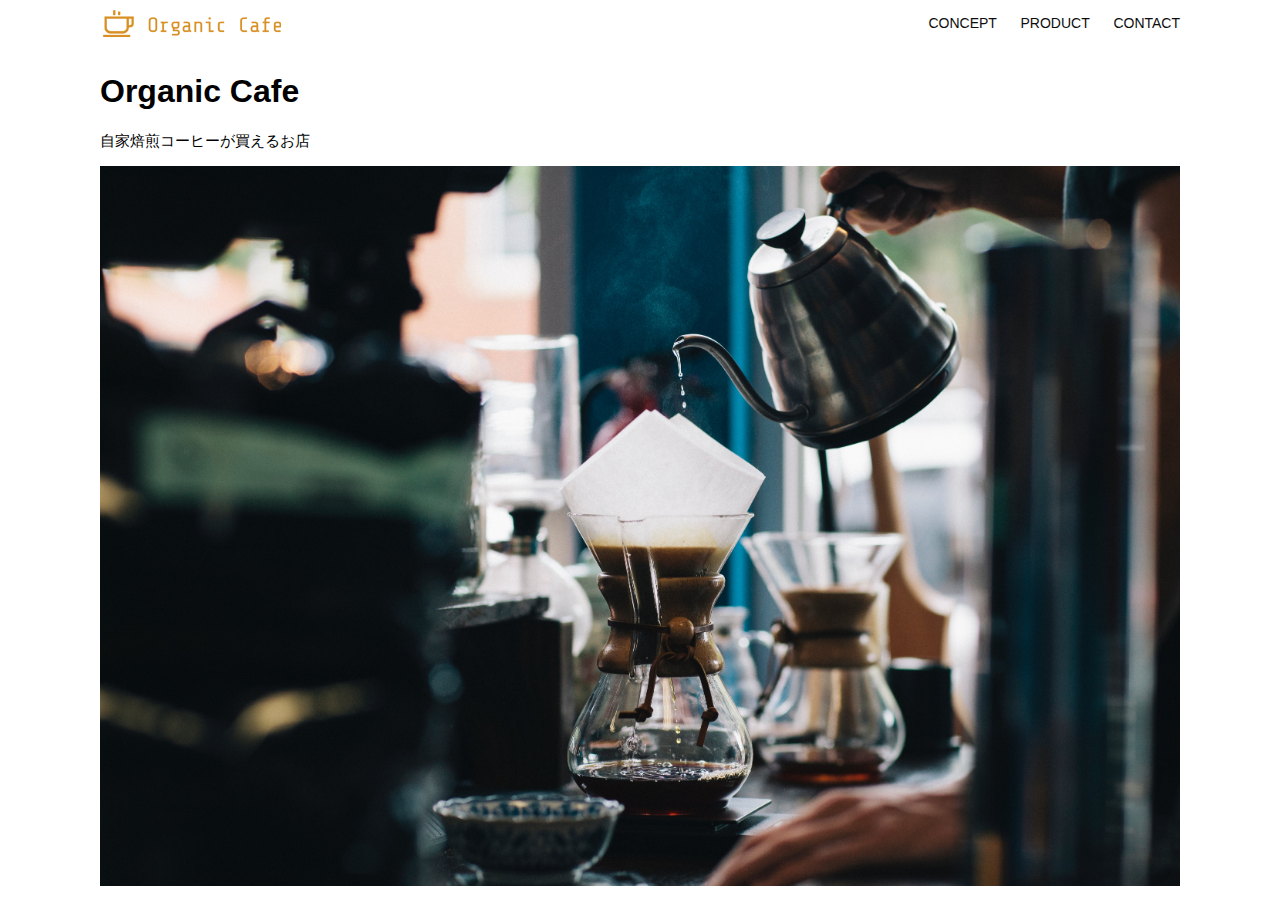
<file: html-css-kadai_013/index.html>
<!DOCTYPE html>
<html>
  <head>
    <title>Organic Cafe</title>
    <meta charset="UTF-8" />
    <meta name="description" content="自家焙煎のコーヒーがお家で楽しめるOrganic Cafe"/>
    <meta name="viewport" content="width=device-width, initial-scale=1.0" />
    <link rel="stylesheet" href="style.css" />
  </head>
  <body>
    <!-- ヘッダー -->
    <header>
      <!-- ロゴ -->
      <a href="index.html" id="logo"><img src="images/logo.png" alt="トップページに戻る"/></a>

      <!-- PC用ナビゲーション -->
      <nav id="nav-pc">
        <a href="index.html#concept">CONCEPT</a>
        <a href="index.html#product">PRODUCT</a>
        <a href="index.html#contact">CONTACT</a>
      </nav>

      <img id="menu-sp" src="images/button-menu.png" alt="ナビゲーションを開く" onclick="document.getElementById('nav-sp').style.display = 'block'">

      <nav id="nav-sp">
        <ul>
          <li>
            <img id="close" src="images/button-close.png" alt="ナビゲーションを閉じる" onclick="document.getElementById('nav-sp').style.display = 'none'">
          </li>
          <li>
            <a id="logo-sp" href="index.html" onclick="document.getElementById('nav-sp').style.display = 'none'">
              <img src="images/logo-sp.png" alt="トップページに戻る">
            </a>  
          <li>
            <a class="menu" href="index.html#concept" onclick="document.getElementById('nav-sp').style.display = 'none'">CONCEPT</a>
          </li>
          <li>
            <a class="menu" href="index.html#product" onclick="document.getElementById('nav-sp').style.display = 'none'">PRODUCT</a>
          </li> 
          <li>
            <a class="menu" href="index.html#contact" onclick="document.getElementById('nav-sp').style.display = 'none'">CONTACT</a>
          </li>  
      </ul>
      </nav>
    </header>

    <main>
      <article>
        <!-- メインビジュアル -->
        <section id="main-visual">
          <div id="main-message">
            <h1>Organic Cafe</h1>
            <p>自家焙煎コーヒーが買えるお店</p>
          </div>
          <img src="images/main-image.jpg" alt="コーヒーをハンドドリップで淹れる画像"/>
        </section>
      </article>
    </main>
  </body>
</html>
</file>
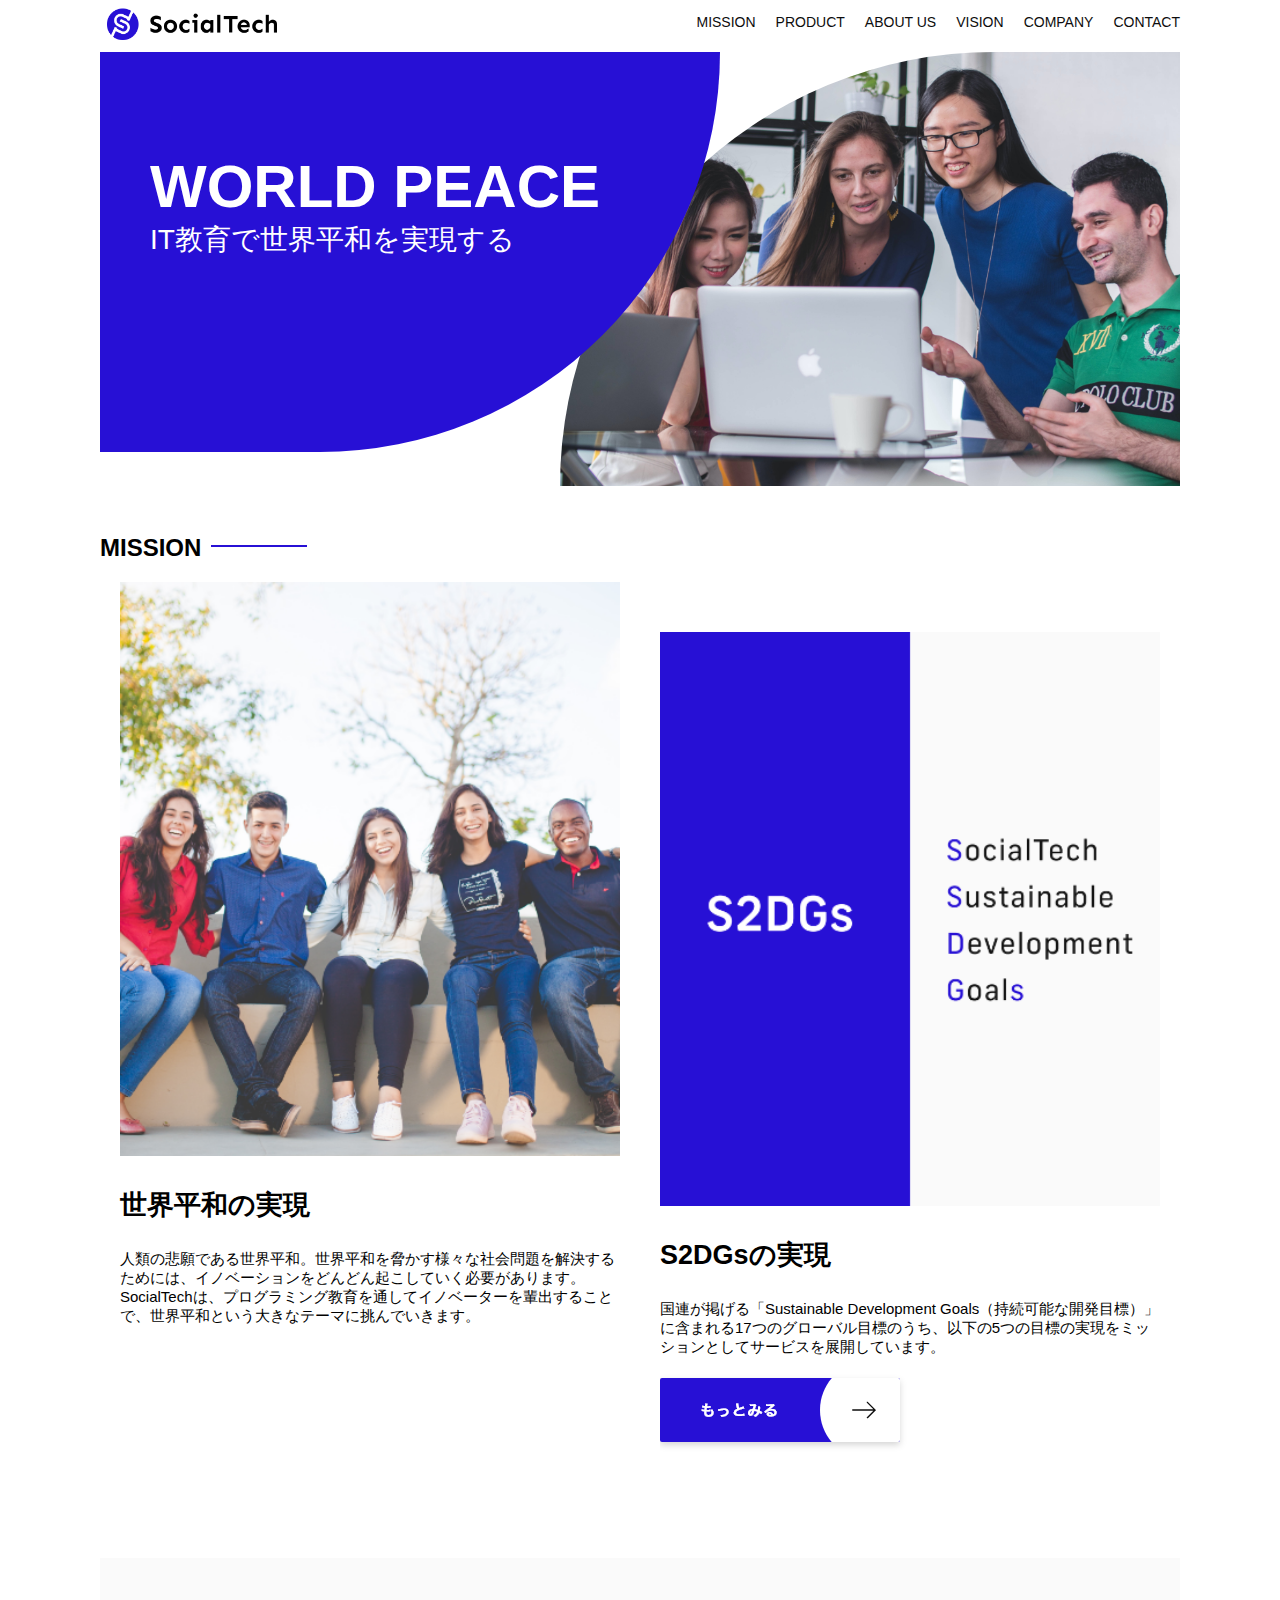
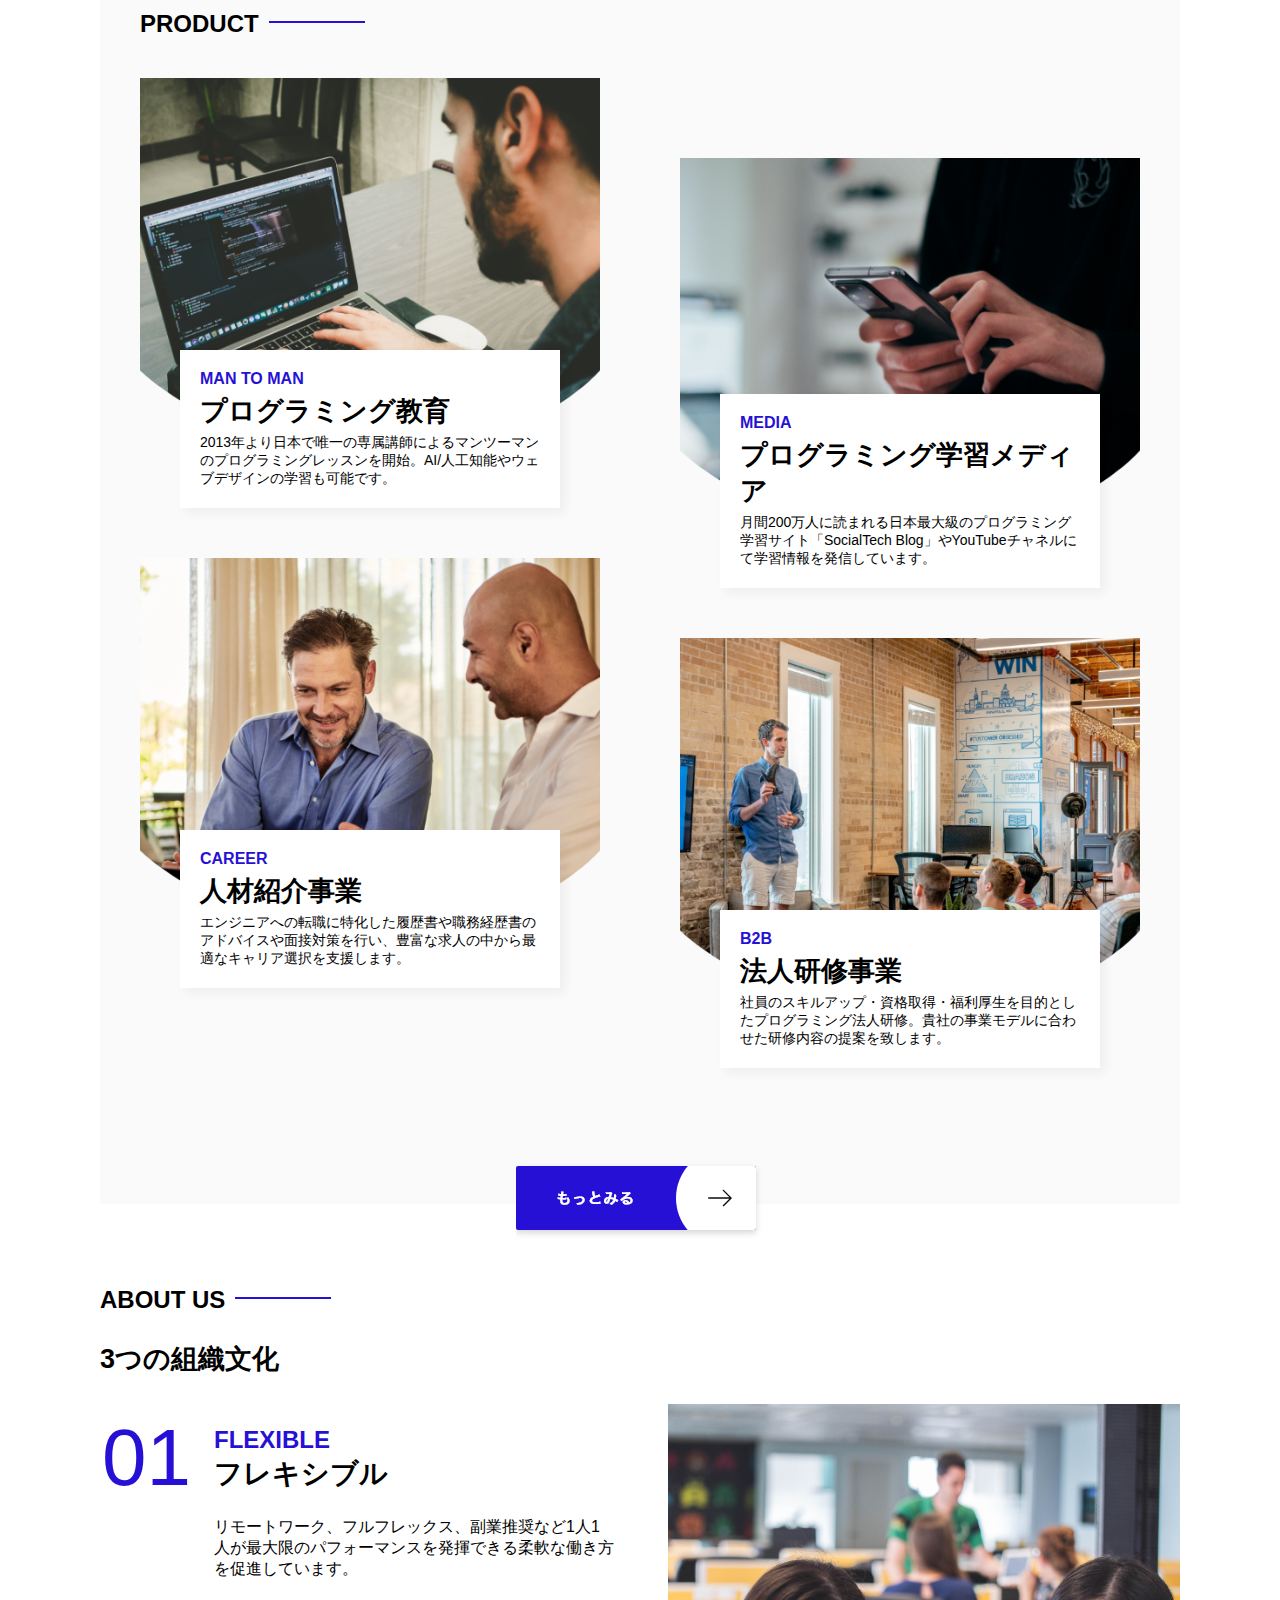
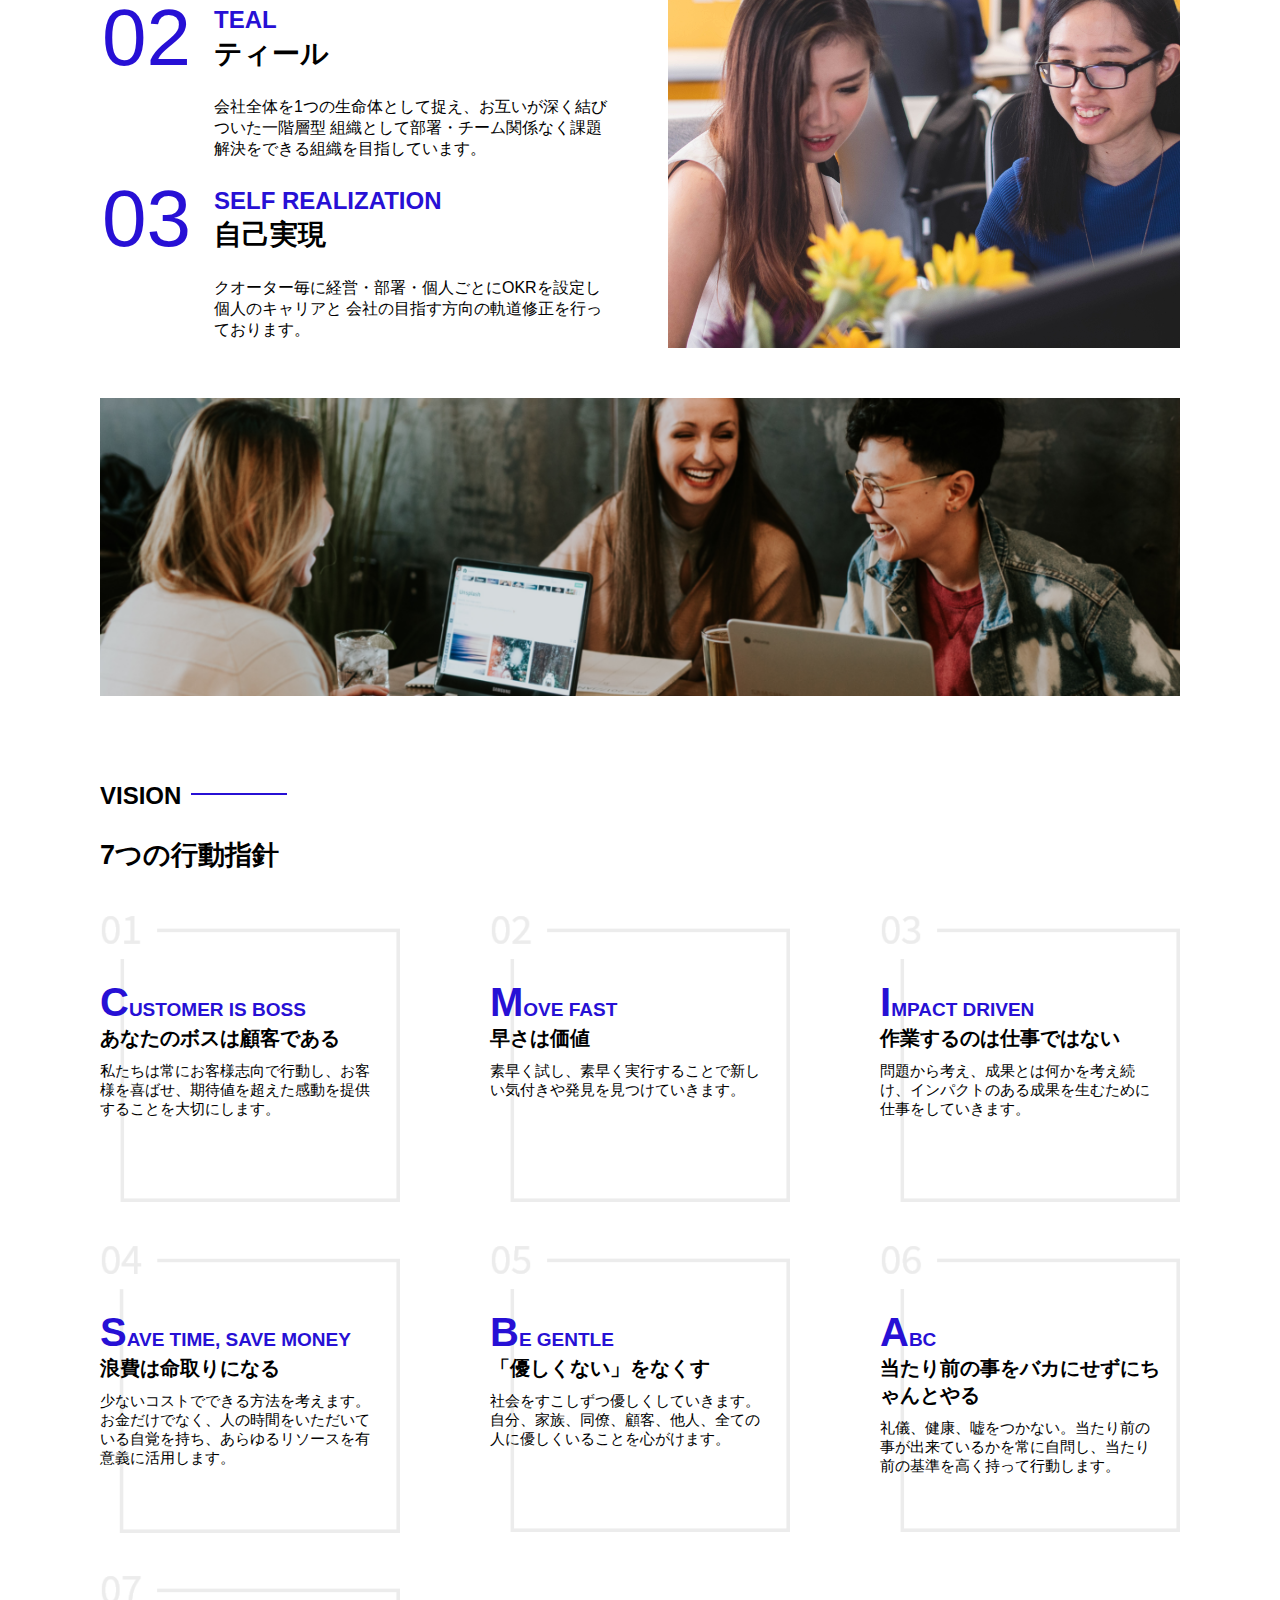
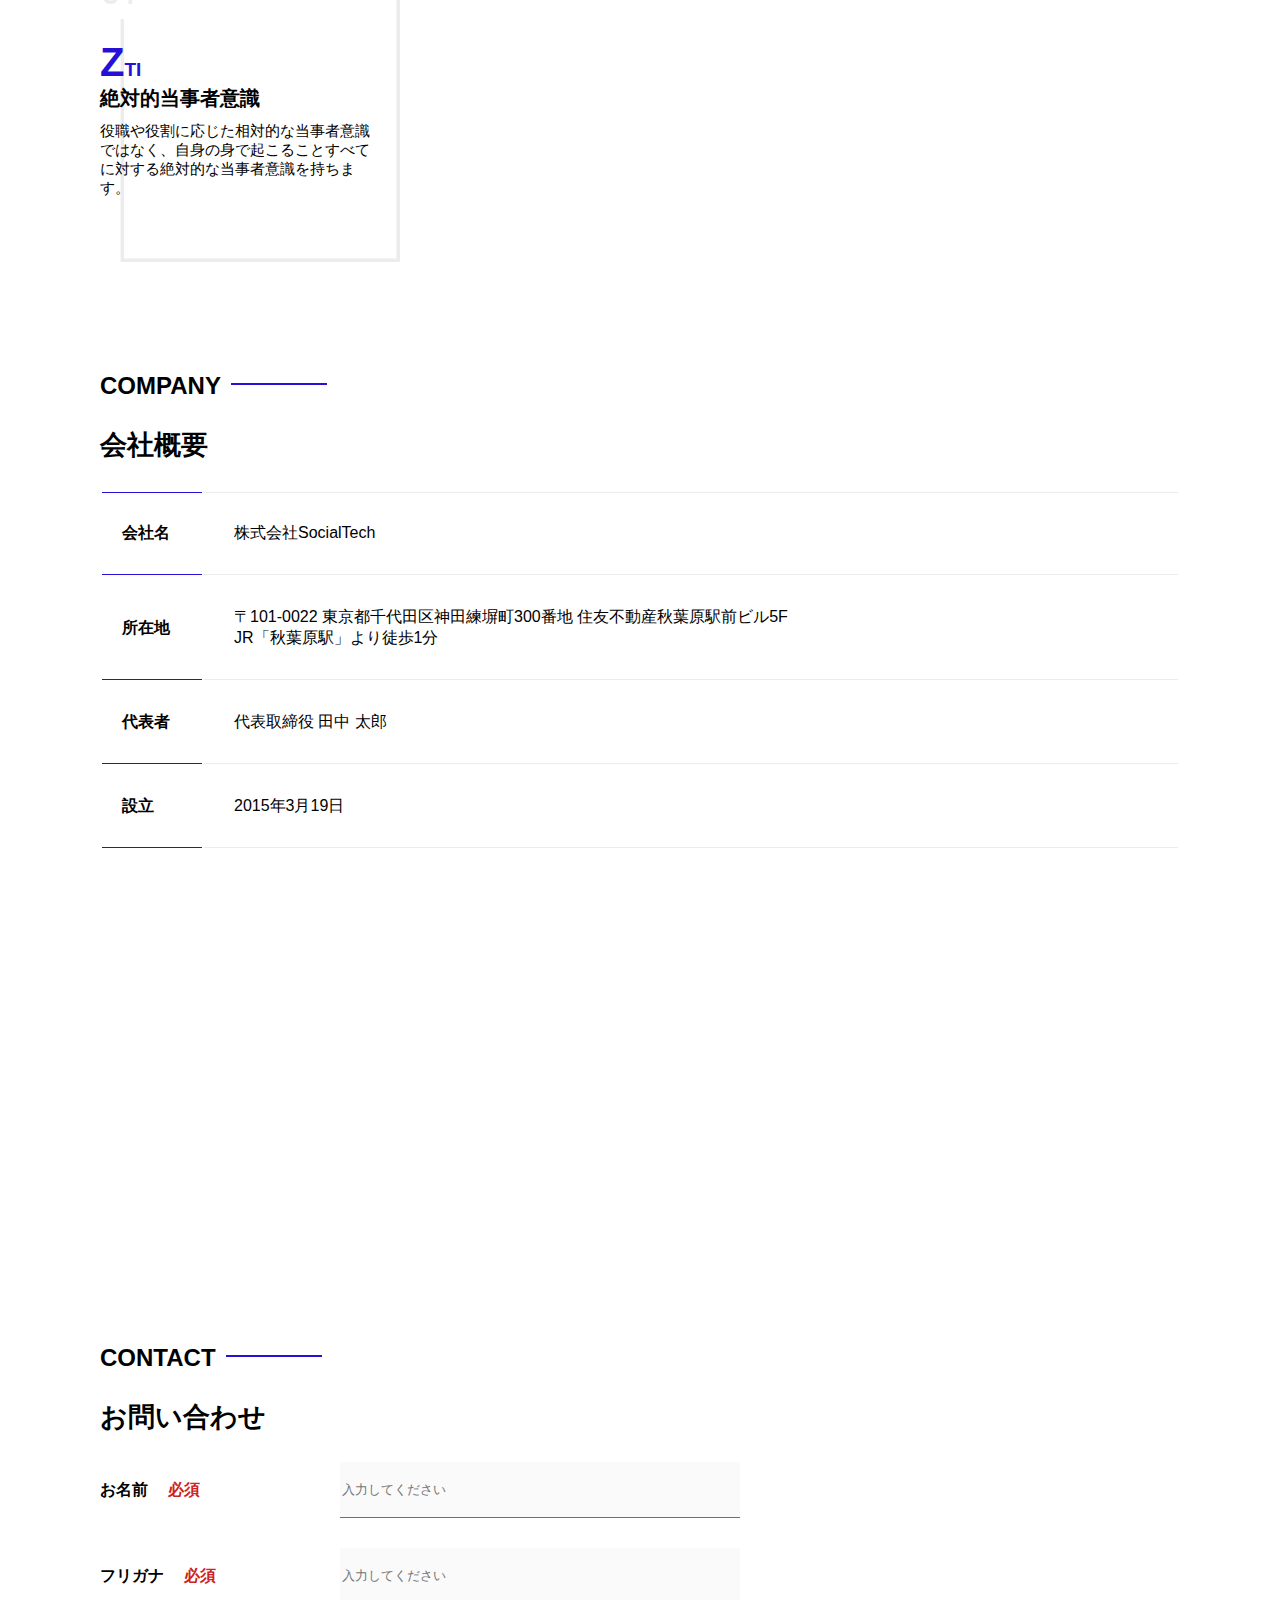
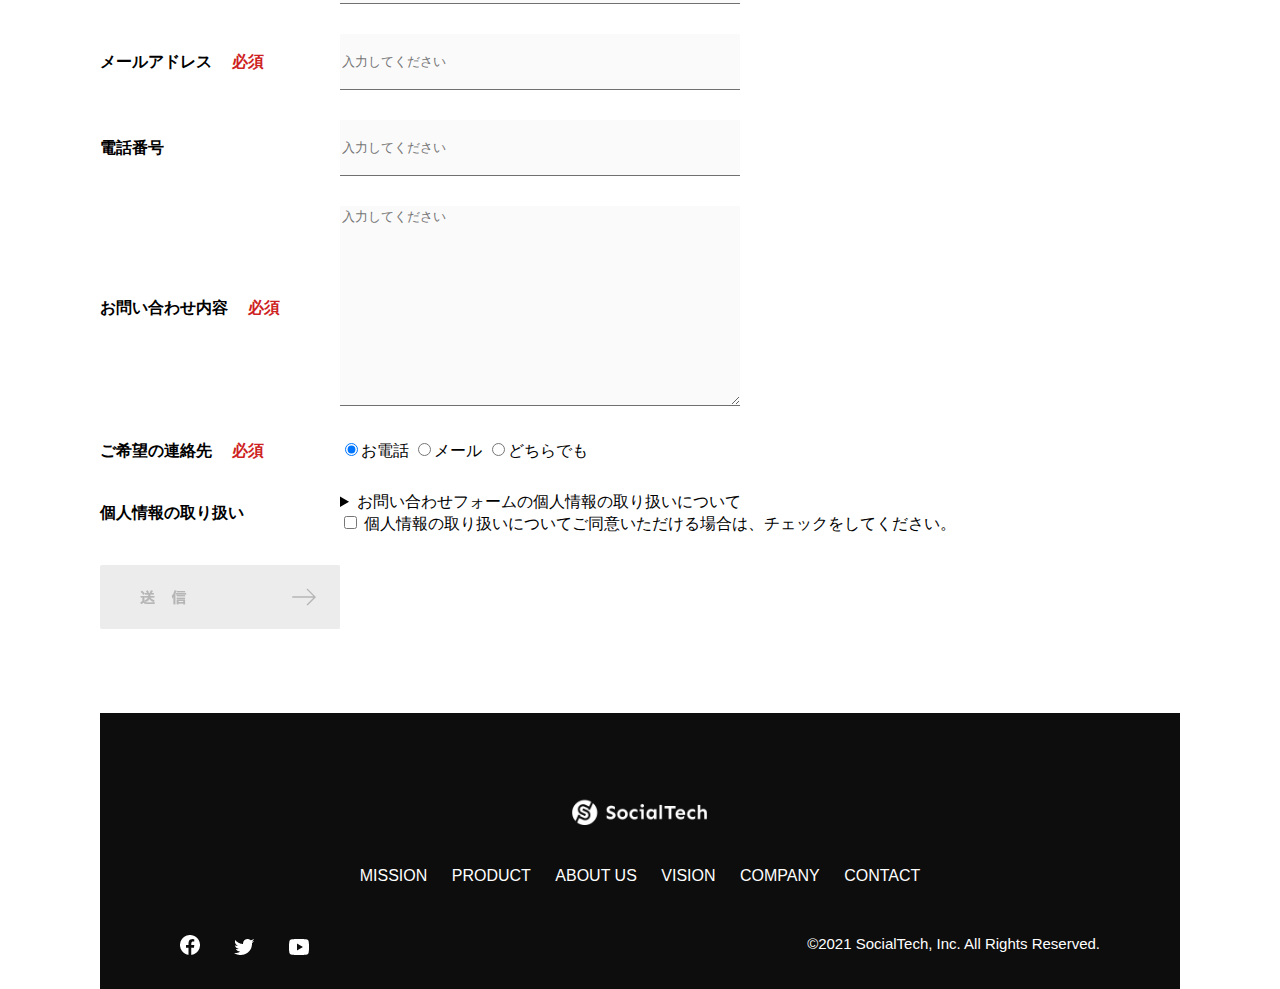
<file: kadai_tutorial_output/index.html>
<!DOCTYPE html>
<html>
  <head>
  <title>SocialTech</title> 
  <meta charset="UTF-8">
  <meta name="description" content="SocialTechはEdTech業界のリーディングカンパニーを目指します。">
  <meta name="viewport" content="width=device-width, initial-scale=1.0">
  <link rel="stylesheet" href="style.css">
  </head>
  <body>
    <header>
      <a href="index.html" id="logo">
        <img src="images/logo.png" alt="トップページに戻る">
      </a>
      <nav id="nav-pc">
        <ul>
          <li><a href="mission.html">MISSION</a></li>
          <li><a href="product.html">PRODUCT</a></li>
          <li><a href="index.html#aboutus">ABOUT US</a></li>
          <li><a href="index.html#vision">VISION</a></li>
          <li><a href="index.html#company">COMPANY</a></li>
          <li><a href="index.html#contact">CONTACT</a></li>
        </ul>
      </nav>

      <button id="menu-sp" onclick="document.getElementById('nav-sp').style.display = 'block'">
        <img src="images/button-menu.png" alt="ナビゲーションを開く">
      </button>
      <div id="nav-sp">
        <button id="close" onclick="document.getElementById('nav-sp').style.display = 'none'">
          <img src="images/button-close.png" alt="ナビゲーションを閉じる">
        </button>
        
        <nav>
          <ul>
            <li>
              <a id="logo-sp" href="index.html" onclick="document.getElementById('nav-sp').style.display = 'none'"><img src="images/logo-sp.png" alt="トップページに戻る"></a> 
            </li>
            <li><a class="menu" href="mission.html" onclick="document.getElementById('nav-sp').style.display = 'none'">MISSION</a></li>
            <li><a class="menu" href="product.html" onclick="document.getElementById('nav-sp').style.display = 'none'">PRODUCT</a></li>
            <li><a class="menu" href="index.html#aboutus" onclick="document.getElementById('nav-sp').style.display = 'none'">ABOUT US</a></li>
            <li><a class="menu" href="index.html#vision" onclick="document.getElementById('nav-sp').style.display = 'none'">VISION</a></li>
            <li><a class="menu" href="index.html#company" onclick="document.getElementById('nav-sp').style.display = 'none'">COMPANY</a></li>
            <li><a class="menu" href="index.html#contact" onclick="document.getElementById('nav-sp').style.display = 'none'">CONTACT</a></li>
          </ul>
        </nav>
        <div id="sns">
          <a href="https://www.facebook.com/sejuku2013">
            <img src="images/button-facebook.png" alt="Facebookのリンク">
          </a>
          <a href="https://twitter.com/samuraijuku">
            <img src="images/button-twitter.png" alt="Twitterのリンク">
          </a>
          <a href="https://www.youtube.com/channel/UCCFOQO5aDK0xXam4cUQXT8g">
            <img src="images/button-youtube.png" alt="YouTubeのリンク">
          </a>
        </div>
      </div>
    </header>
    <main>
      <article>
        <section id="main-visual">
         <div id="main-message">
          <h1>WORLD PEACE</h1>
          <p>IT教育で世界平和を実現する</p>
         </div>
         <img src="images/index/index-main.png" alt="PCの周りに集まる多国籍の仲間たち">
        </section>
        <section id="mission">
          <h2 class="index-h2">MISSION</h2>
          <div id="mission-flex">
            <div>
              <img id="mission-photo" src="images/index/index-mission.png" alt="屋外のベンチで写真を撮影する多国籍の仲間たち">
              <h3>世界平和の実現</h3>
              <p>
                人類の悲願である世界平和。世界平和を脅かす様々な社会問題を解決するためには、イノベーションをどんどん起こしていく必要があります。SocialTechは、プログラミング教育を通してイノベーターを輩出することで、世界平和という大きなテーマに挑んでいきます。
              </p>
            </div>
            <div>
              <img id="s2dgs" src="images/index/s2dgs.png" alt="S2DGs">
              <h3>S2DGsの実現</h3>
              <p>国連が掲げる「Sustainable Development Goals（持続可能な開発目標）」に含まれる17つのグローバル目標のうち、以下の5つの目標の実現をミッションとしてサービスを展開しています。</p>
              <a href="mission.html">
                <img src="images/button-more.png" alt="もっとみる">
              </a>
            </div>
          </div>
        </section>
        
        <section id="product">
          <h2 class="index-h2">PRODUCT</h2>
           <div class="product-flex">
            <div id="product-left">
              <div>
                <img class="product-photo" src="images/index/index-mantoman.png"  alt="PCでコードを書く男性">
                <div class="product-explain">
                  <span>MAN TO MAN</span>
                  <h3>プログラミング教育</h3>
                  <p>2013年より日本で唯一の専属講師によるマンツーマンのプログラミングレッスンを開始。AI/人工知能やウェブデザインの学習も可能です。</p>
                </div>
              </div>
            <div>
              <img class="product-photo" src="images/index/index-career.png" alt="笑顔で話し合う2人の男性">
              <div class="product-explain">
                <span>CAREER</span>
                <h3>人材紹介事業</h3>
                <p>エンジニアへの転職に特化した履歴書や職務経歴書のアドバイスや面接対策を行い、豊富な求人の中から最適なキャリア選択を支援します。</p>
              </div>
            </div>
            </div>
            <div id="product-right">
              <div>
                <img class="product-photo" src="images/index/index-media.png" alt="スマートフォンを操作する人">
                <div class="product-explain">
                  <span>MEDIA</span>
                  <h3>プログラミング学習メディア</h3>
                  <p>月間200万人に読まれる日本最大級のプログラミング学習サイト「SocialTech Blog」やYouTubeチャネルにて学習情報を発信しています。</p>
                </div>
              </div>
              <div>
                <img class="product-photo" src="images/index/index-b2b.png" alt="講演中の男性とそれを聴く人々">
                <div class="product-explain">
                  <span>B2B</span>
                  <h3>法人研修事業</h3>
                  <p>社員のスキルアップ・資格取得・福利厚生を目的としたプログラミング法人研修。貴社の事業モデルに合わせた研修内容の提案を致します。</p>
                </div>
              </div>
            </div>
           </div>
           <div id="product-more">
            <a href="product.html">
              <img src="images/button-more.png" alt="もっとみる">
            </a>
           </div>
        </section>

        <section id="aboutus">
          <h2 class="index-h2">ABOUT US</h2>
          <h3>3つの組織文化</h3>
          <div>
            <table class="culture-table">
              <tr>
                <td class="culture-num">01</td>
                <th><span class="culture-en">FLEXIBLE</span><br>フレキシブル</th>
              </tr>
              <tr>
                <td>

                </td>
                <td class="culture-description">リモートワーク、フルフレックス、副業推奨など1人1人が最大限のパフォーマンスを発揮できる柔軟な働き方を促進しています。</td>
              </tr>
              <tr>  
                <td class="culture-num">02</td>
                <th><span class="culture-en">TEAL</span><br>ティール</th>
              </tr>
              <tr>
                <td>

                </td>
                <td class="culture-description">会社全体を1つの生命体として捉え、お互いが深く結びついた一階層型 組織として部署・チーム関係なく課題解決をできる組織を目指しています。</td>
              </tr>
              <tr>  
                <td class="culture-num">03</td>
                <th><span class="culture-en">SELF REALIZATION</span><br>自己実現</th>
              </tr>
              <tr>
                <td>

                </td>
                <td class="culture-description">クオーター毎に経営・部署・個人ごとにOKRを設定し個人のキャリアと 会社の目指す方向の軌道修正を行っております。</td>
              </tr>
            </table>
            <img class="culture-img" src="images/index/index-aboutus1.png" alt="笑顔で話し合う2人の女性">
          </div>
          <img class="culture-img2" src="images/index/index-aboutus2.png" alt="笑顔で話し合う3人の男女">
        </section>
        
        <section id="vision">
          <h2 class="index-h2">VISION</h2>
          <h3>7つの行動指針</h3>
          <div>
            <div class="vision-box">
              <img src="images/index/vision-01.png" alt="01">
              <div>
               <h4>CUSTOMER IS BOSS</h4> 
               <h5>あなたのボスは顧客である</h5>
               <p>私たちは常にお客様志向で行動し、お客様を喜ばせ、期待値を超えた感動を提供することを大切にします。</p>
            </div>
           </div>
            <div class="vision-box" >
              <img src="images/index/vision-02.png" alt="02">
              <div>
                <h4>MOVE FAST</h4>
                <h5>早さは価値</h5>
                <p>素早く試し、素早く実行することで新しい気付きや発見を見つけていきます。</p>
              </div>
            </div>
            <div class="vision-box">
              <img src="images/index/vision-03.png" alt="03">
              <div>
                <h4>IMPACT DRIVEN</h4>
                <h5>作業するのは仕事ではない</h5>
                <p>問題から考え、成果とは何かを考え続け、インパクトのある成果を生むために仕事をしていきます。</p>
              </div>
            </div>
            <div class="vision-box">
              <img src="images/index/vision-04.png" alt="04">
              <div>
                <h4>SAVE TIME, SAVE MONEY</h4>
                <h5>浪費は命取りになる</h5>
                <p>少ないコストでできる方法を考えます。お金だけでなく、人の時間をいただいている自覚を持ち、あらゆるリソースを有意義に活用します。</p>
              </div>
            </div>
            <div class="vision-box">
              <img src="images/index/vision-05.png" alt="05">
              <div>
                <h4>BE GENTLE</h4>
                <h5>「優しくない」をなくす</h5>
                <p>社会をすこしずつ優しくしていきます。自分、家族、同僚、顧客、他人、全ての人に優しくいることを心がけます。</p>
              </div>
            </div>
            <div class="vision-box">
              <img src="images/index/vision-06.png" alt="06">
              <div>
               <h4>ABC</h4>
               <h5>当たり前の事をバカにせずにちゃんとやる</h5>
               <p>礼儀、健康、嘘をつかない。当たり前の事が出来ているかを常に自問し、当たり前の基準を高く持って行動します。</p>
              </div>
            </div>
            <div class="vision-box">
              <img src="images/index/vision-07.png" alt="07">
              <div>
                <h4>ZTI</h4>
                <h5>絶対的当事者意識</h5>
                <p>役職や役割に応じた相対的な当事者意識ではなく、自身の身で起こることすべてに対する絶対的な当事者意識を持ちます。</p>
              </div>
            </div>
          </div>
        </section>

        <section id="company">
          <h2 class="index-h2">COMPANY</h2>
          <h3>会社概要</h3>
             <table id="company-table">
              <tr>
                <th class="tableheader tableheader-first">会社名</th>
                <td class="cell cell-first">株式会社SocialTech</td>
              </tr>
              <tr>
                <th class="tableheader">所在地</th>
                <td class="cell">〒101-0022 東京都千代田区神田練塀町300番地 住友不動産秋葉原駅前ビル5F<br>JR「秋葉原駅」より徒歩1分</td>
              </tr>
              <tr>
                <th class="tableheader">代表者</th>
                <td class="cell">代表取締役 田中 太郎</td>
              </tr>
              <tr>
                <th class="tableheader">設立</th>
                <td class="cell">2015年3月19日</td>
              </tr>
             </table>
<iframe
src="https://www.google.com/maps/embed?pb=!1m18!1m12!1m3!1d3240.068678112339!2d139.77207767525135!3d35.69992752894759!2m3!1f0!2f0!3f0!3m2!1i1024!2i768!4f13.1!3m3!1m2!1s0x60188fee13660e23%3A0x77137876edf742ac!2z5L2P5Y-L5LiN5YuV55Sj56eL6JGJ5Y6f6aeF5YmN44OT44Or!5e0!3m2!1sja!2sjp!4v1742935323688!5m2!1sja!2sjp"  style="border:0;" allowfullscreen="" loading="lazy">
</iframe>             
        </section>
        
        <section id="contact">
          <h2 class="index-h2">CONTACT</h2>
          <h3>お問い合わせ</h3>
          <form>
            <div>
              <div class="contact-heading">
               <label class="contact-label">お名前<span class="contact-span">必須</span></label>
            </div>
            <div>
              <input type="text" name="name" placeholder="入力してください" class="contact-textbox">
            </div>
            </div>
            <div>
              <div class="contact-heading">
               <label class="contact-label">フリガナ<span class="contact-span">必須</span></label>
              </div>
            <div>
              <input type="text" name="hurigana" placeholder="入力してください" class="contact-textbox">
            </div>
            </div>
            <div>
              <div class="contact-heading">
                <label class="contact-label">メールアドレス<span class="contact-span">必須</span></label>
              </div>
              <div>
                <input type="text" name="email" placeholder="入力してください" class="contact-textbox">
              </div>
            </div>
            <div>
              <div class="contact-heading">
                <label class="contact-label">電話番号</label>
              </div>
              <div>
                <input type="text" name="tel" placeholder="入力してください" class="contact-textbox">
              </div>
            </div>
            <div>
              <div class="contact-heading">
                <label class="contact-label">お問い合わせ内容<span class="contact-span">必須</span></label>
              </div>
              <div>
              <textarea class="contact-textarea" placeholder="入力してください" name="message"></textarea>
              </div>
            </div>
            <div>
             <div class="contact-heading">
              <label class="contact-label">ご希望の連絡先<span class="contact-span">必須</span></label>
             </div>
             <div>
              <input class="radiobutton" type="radio" value="tel" name="contact" checked><label>お電話</label>
              <input class="radiobutton" type="radio" value="mail" name="contact"><label>メール</label>
              <input class="radiobutton" type="radio" value="both" name="contact"><label>どちらでも</label>
             </div>
            </div>
            <div>
              <div class="contact-heading">
                <label class="contact-label">個人情報の取り扱い</label>
              </div>
              <div>
                <details>
                  <summary>お問い合わせフォームの個人情報の取り扱いについて</summary>
                  <div>
                    <dl>
                      <dt>１．組織の名称又は氏名</dt>
                      <dd>株式会社SocialTech</dd>
                      <dt>２．個人情報保護管理者（若しくはその代理人）の氏名又は職名、所属及び連絡先</dt>
                      <dd>
                        <p>鈴木 一郎 コーポレート部</p>
                        <p>メールアドレス：samurai@example.com</p>
                        <p>TEL：03-1234-5678</p>
                      </dd>
                      <dt>３．個人情報の利用目的</dt>
                      <dd>
                        <ul>
                          <li>・本サービス及び本サービスに関連する情報の提供又はそれらに関する連絡のため</li>
                          <li>・ユーザーの本人確認のため</li>
                          <li>・当社サービスのご案内のため</li>
                          <li>・当社の商品等の広告または宣伝（電子メールによるものを含むものとします。）</li>
                        </ul>
                      </dd>
                      <dt>４．個人情報の取り扱い業務の委託</dt>
                      <dd>個人情報の取扱業務の全部または一部を外部に業務委託する場合があります。その際、弊社は、個人情報を適切に保護できる管理体制を敷き実行していることを条件として委託先を厳選したうえで、機密保持契約を委託先と締結し、お客様の個人情報を厳密に管理させます。</dd>
                      <dt>５．個人情報の開示等の請求</dt>
                      <dd>お客様は、弊社に対してご自身の個人情報の開示等（利用目的の通知、開示、内容の訂正・追加・削除、利用の停止または消去、第三者への提供の停止）に関して、当社問合わせ窓口に申し出ることができます。<br>
                        その際、弊社はお客様ご本人を確認させていただいたうえで、合理的な期間内に対応いたします。<br>
                        なお、個人情報に関する弊社問合わせ先は、次の通りです。
                      </dd>
                      <dd>
                        <p>株式会社SocialTech　個人情報問合せ窓口</p>
                        <p>〒150-0043　東京都千代田区神田練塀町300番地 住友不動産秋葉原駅前ビル5F</p>
                        <p>メールアドレス：samurai@example.com　TEL：03-1234-5678</p>
                      </dd>

                      <dt>６．個人情報を提供されることの任意性について</dt>
                      <dd>お客様がご自身の個人情報を弊社に提供されるか否かは、お客様のご判断によりますが、もしご提供されない場合には、適切なサービスが提供できない場合がありますので予めご了承ください。</dd>
                    </dl>
                  </div>
                </details>
                <input type="checkbox" name="agree">
                <span>個人情報の取り扱いについてご同意いただける場合は、チェックをしてください。</span>
              </div>
             </div>
              <input type="image" src="images/button-submit.png" alt="送信する">
          </form>
        </section>
      </article>
    </main>

       <footer>
        <div id="footer-logo">
          <img src="images/logo-sp.png" alt="SocialTech">
        </div>
        <div id="footer-link">
          <a href="mission.html">MISSION</a>
          <a href="product.html">PRODUCT</a>
          <a href="index.html#aboutus">ABOUT US</a>
          <a href="index.html#vision">VISION</a>
          <a href="index.html#company">COMPANY</a>
          <a href="index.html#contact">CONTACT</a>
        </div>
         <div id="sns-footer">
          <div class="sns-btns">
            <a href="https://www.facebook.com/sejuku2013"><img src="images/button-facebook.png" alt="Facebookのリンク"></a>
            <a href="https://twitter.com/samuraijuku"><img src="images/button-twitter.png" alt="Twitterのリンク"></a>
            <a href="https://www.youtube.com/channel/UCCFOQO5aDK0xXam4cUQXT8g"><img src="images/button-youtube.png" alt="YouTubeのリンク"></a>
          </div>
          <p id="copyright">&copy;2021 SocialTech, Inc. All Rights Reserved.</p>
         </div>
       </footer>
  </body>
  
</html>
</file>
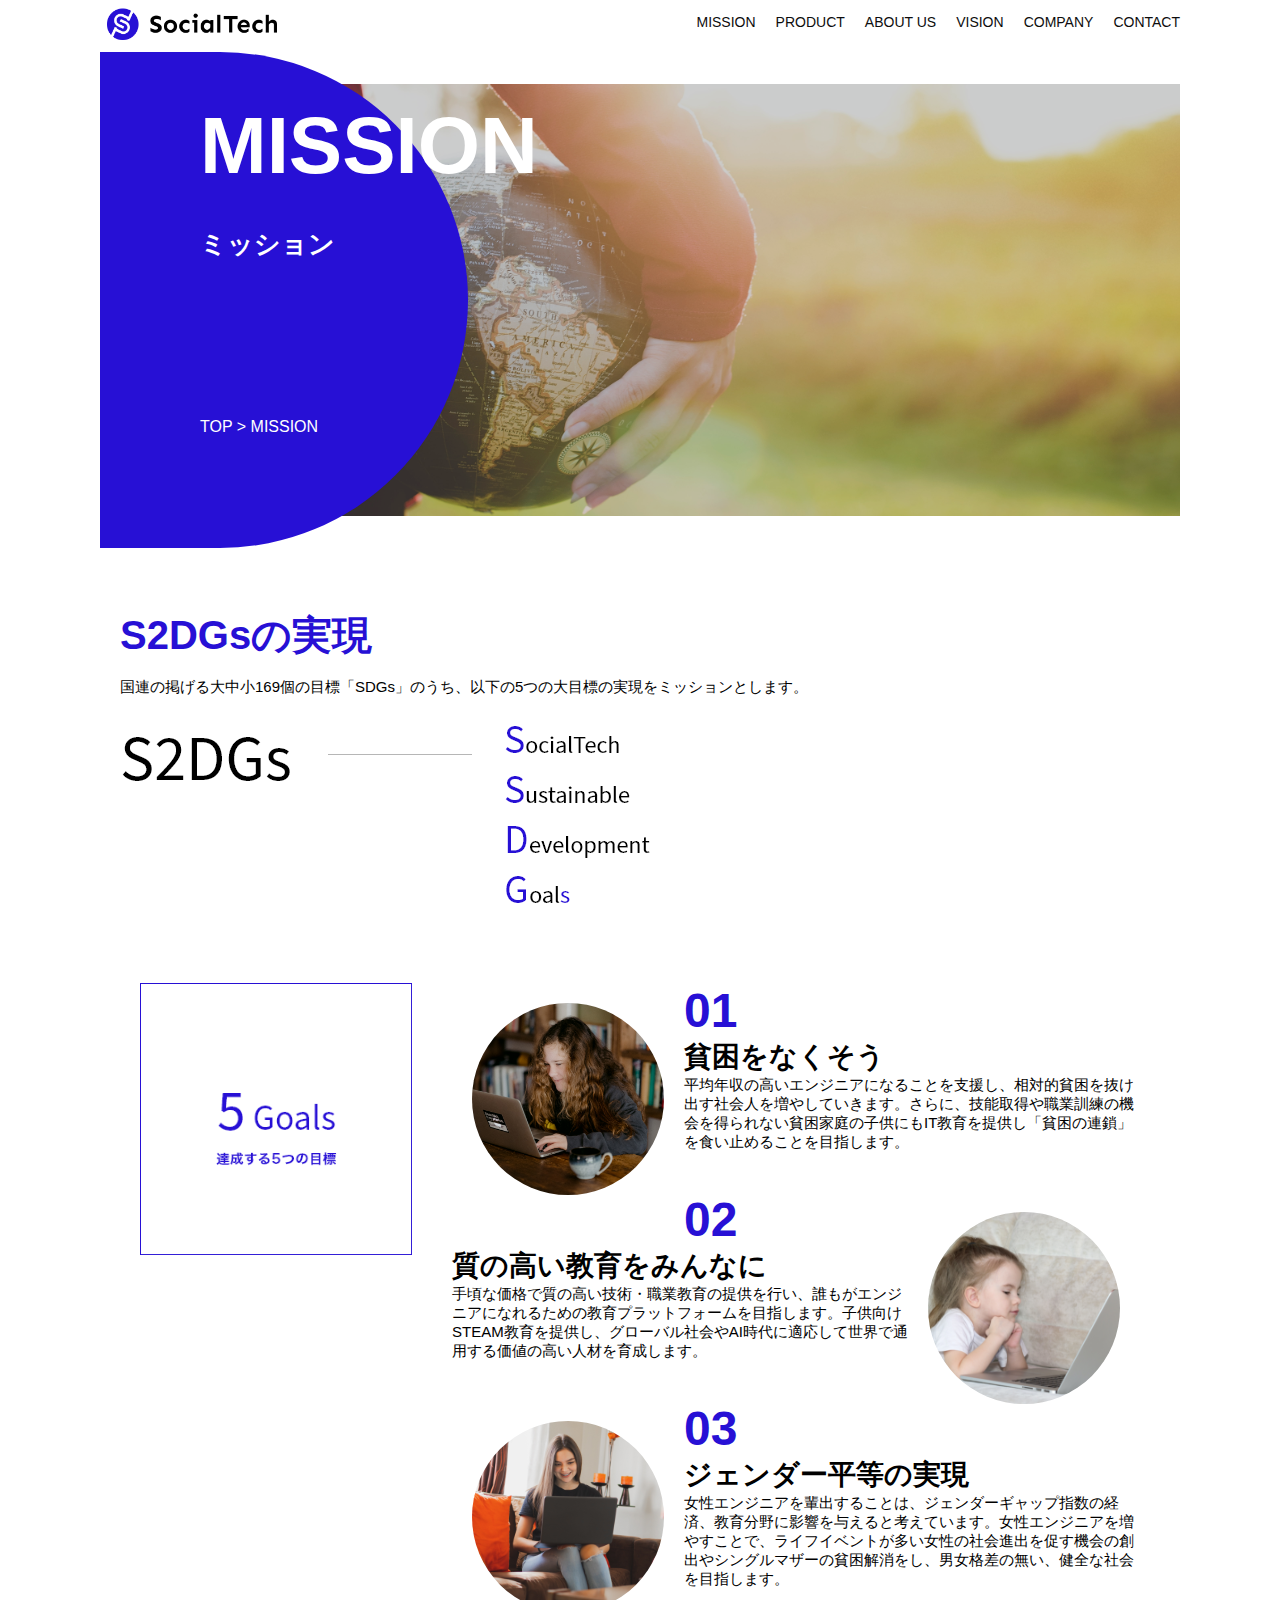
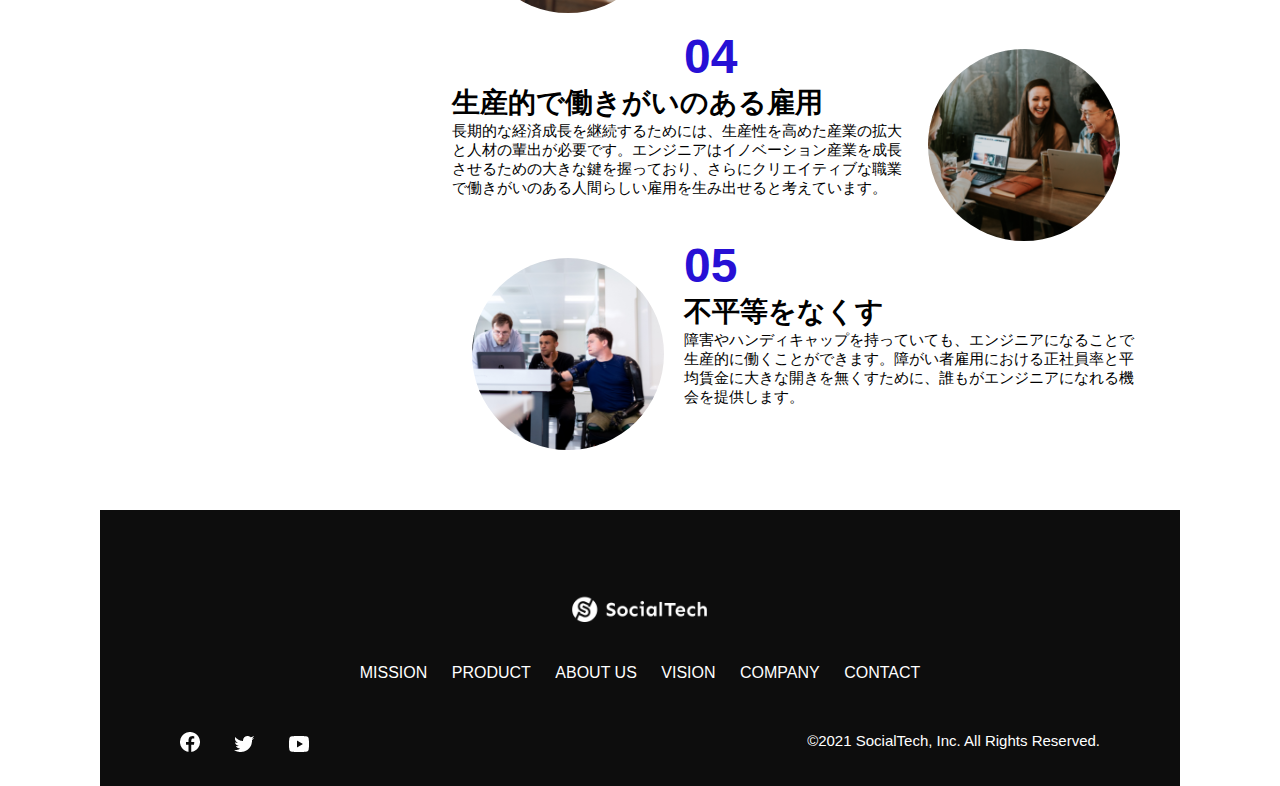
<file: kadai_tutorial_output/mission.html>
<!DOCTYPE html>
<html>
 <head>
 <title>SocialTech - MISSION ミッション -</title>
  <meta charset="UTF-8">
  <meta name="description" content="SocialTechが目指す5つの目標（S2DGs）を紹介します">
  <meta name="viewport" content="width=device-width, initial-scale=1.0">
  <link rel="stylesheet" href="style.css">
 </head>

 <body>
  <header>
    <a href="index.html" id="logo">
      <img src="images/logo.png" alt="トップページに戻る">
    </a>

    <nav id="nav-pc">
      <ul>
        <li><a href="mission.html">MISSION</a></li>
        <li><a href="product.html">PRODUCT</a></li>
        <li><a href="index.html#aboutus">ABOUT US</a></li>
        <li><a href="index.html#vision">VISION</a></li>
        <li><a href="index.html#company">COMPANY</a></li>
        <li><a href="index.html#contact">CONTACT</a></li>
      </ul>
    </nav>

      <button id="menu-sp" onclick="document.getElementById('nav-sp').style.display = 'block'">
        <img src="images/button-menu.png" alt="ナビゲーションを開く">
      </button>

      <div id="nav-sp">
        <button id="close" onclick="document.getElementById('nav-sp').style.display = 'none'">
          <img src="images/button-close.png" alt="ナビゲーションを閉じる">
        </button>

        <nav>
          <ul>
            <li>
              <a id="logo-sp" href="index.html" onclick="document.getElementById('nav-sp').style.display = 'none'"><img src="images/logo-sp.png" alt="トップページに戻る"></a>
            </li>
            <li><a class="menu" href="mission.html" onclick="document.getElementById('nav-sp').style.display = 'none'">MISSION</a></li>
            <li><a class="menu" href="product.html" onclick="document.getElementById('nav-sp').style.display = 'none'">PRODUCT</a></li>
            <li><a class="menu" href="index.html#aboutus" onclick="document.getElementById('nav-sp').style.display = 'none'">ABOUT US</a></li>
            <li><a class="menu" href="index.html#vision" onclick="document.getElementById('nav-sp').style.display = 'none'">VISION</a></li>
            <li><a class="menu" href="index.html#company" onclick="document.getElementById('nav-sp').style.display = 'none'">COMPANY</a></li>
            <li><a class="menu" href="index.html#contact" onclick="document.getElementById('nav-sp').style.display = 'none'">CONTACT</a></li>
          </ul>
        </nav>

        <div id="sns">
          <a href="https://www.facebook.com/sejuku2013">
            <img src="images/button-facebook.png" alt="Facebookのリンク">
          </a>
          <a href="https://twitter.com/samuraijuku">
            <img src="images/button-twitter.png" alt="Twitterのリンク">
          </a>
          <a href="https://www.youtube.com/channel/UCCFOQO5aDK0xXam4cUQXT8g">
            <img src="images/button-youtube.png" alt="YouTubeのリンク">
          </a>
        </div>
      </div>
  </header>

  <main>
    <article>
      <section id="mission-main">
        <div class="mission-main-inner">
          <div id="mission-title">
            <h1>MISSION<br><span>ミッション</span></h1>
            <p>TOP > MISSION</p>
          </div>
        </div>
      </section>

      <section id="mission-s2dgs">
        <h2 class="mission-h2">S2DGsの実現</h2>
        <p>国連の掲げる大中小169個の目標「SDGs」のうち、以下の5つの大目標の実現をミッションとします。</p>
        <img src="images/mission/mission-s2dgs.png" alt="S2DGs">
      </section>

      <section id="mission-five-goals">
        <div class="five-goals-image">
          <img src="images/mission/mission-5goals.png" alt="5Goals">
        </div>
        <div class="five-goals-read">
          <div>
            <img class="fivegoals-image-left" src="images/mission/mission-5goals01.png" alt="PCを操作する女の子">
            <span class="fivegoals-number">01</span>
            <h3 class="fivegoals-h3">貧困をなくそう</h3>
            <p class="fivegoals-p">平均年収の高いエンジニアになることを支援し、相対的貧困を抜け出す社会人を増やしていきます。さらに、技能取得や職業訓練の機会を得られない貧困家庭の子供にもIT教育を提供し「貧困の連鎖」を食い止めることを目指します。</p>
          </div>
          <div>
            <img class="fivegoals-image-right" src="images/mission/mission-5goals02.png" alt="PCを見つめる小さい女の子">
            <span class="fivegoals-number">02</span>
            <h3 class="fivegoals-h3">質の高い教育をみんなに</h3>
            <p class="fivegoals-p">手頃な価格で質の高い技術・職業教育の提供を行い、誰もがエンジニアになれるための教育プラットフォームを目指します。子供向けSTEAM教育を提供し、グローバル社会やAI時代に適応して世界で通用する価値の高い人材を育成します。</p>
          </div>
          <div>
            <img class="fivegoals-image-left" src="images/mission/mission-5goals03.png" alt="PCを操作する女性">
            <span class="fivegoals-number">03</span>
            <h3 class="fivegoals-h3">ジェンダー平等の実現</h3>
            <p class="fivegoals-p">女性エンジニアを輩出することは、ジェンダーギャップ指数の経済、教育分野に影響を与えると考えています。女性エンジニアを増やすことで、ライフイベントが多い女性の社会進出を促す機会の創出やシングルマザーの貧困解消をし、男女格差の無い、健全な社会を目指します。</p>
          </div>
          <div>
            <img class="fivegoals-image-right" src="images/mission/mission-5goals04.png" alt="笑顔で話し合う3人の男女">
            <span class="fivegoals-number">04</span>
            <h3 class="fivegoals-h3">生産的で働きがいのある雇用</h3>
            <p class="fivegoals-p">長期的な経済成長を継続するためには、生産性を高めた産業の拡大と人材の輩出が必要です。エンジニアはイノベーション産業を成長させるための大きな鍵を握っており、さらにクリエイティブな職業で働きがいのある人間らしい雇用を生み出せると考えています。</p>
          </div>
          <div>
            <img class="fivegoals-image-left" src="images/mission/mission-5goals05.png" alt="障害を持つ男性が生き生きと働く様子">
            <span class="fivegoals-number">05</span>
            <h3 class="fivegoals-h3">不平等をなくす</h3>
            <p class="fivegoals-p">障害やハンディキャップを持っていても、エンジニアになることで生産的に働くことができます。障がい者雇用における正社員率と平均賃金に大きな開きを無くすために、誰もがエンジニアになれる機会を提供します。</p>
          </div>
        </div>
      </section>

    </article>
  </main>

  <footer>
    <div id="footer-logo">
      <img src="images/logo-sp.png" alt="SocialTech">
    </div>
    <div id="footer-link">
       <a href="mission.html">MISSION</a>
       <a href="product.html">PRODUCT</a>
       <a href="index.html#aboutus">ABOUT US</a>
       <a href="index.html#vision">VISION</a>
       <a href="index.html#company">COMPANY</a>
       <a href="index.html#contact">CONTACT</a>
    </div>
    <div id="sns-footer">
      <div class="sns-btns">
        <a href="https://www.facebook.com/sejuku2013"><img src="images/button-facebook.png" alt="Facebookのリンク"></a>
        <a href="https://twitter.com/samuraijuku"><img src="images/button-twitter.png" alt="Twitterのリンク"></a>
        <a href="https://www.youtube.com/channel/UCCFOQO5aDK0xXam4cUQXT8g"><img src="images/button-youtube.png" alt="YouTubeのリンク"></a>
      </div>
    <p id="copyright">&copy;2021 SocialTech, Inc. All Rights Reserved.</p>
    </div>
  </footer>

 </body>
</html>
</file>
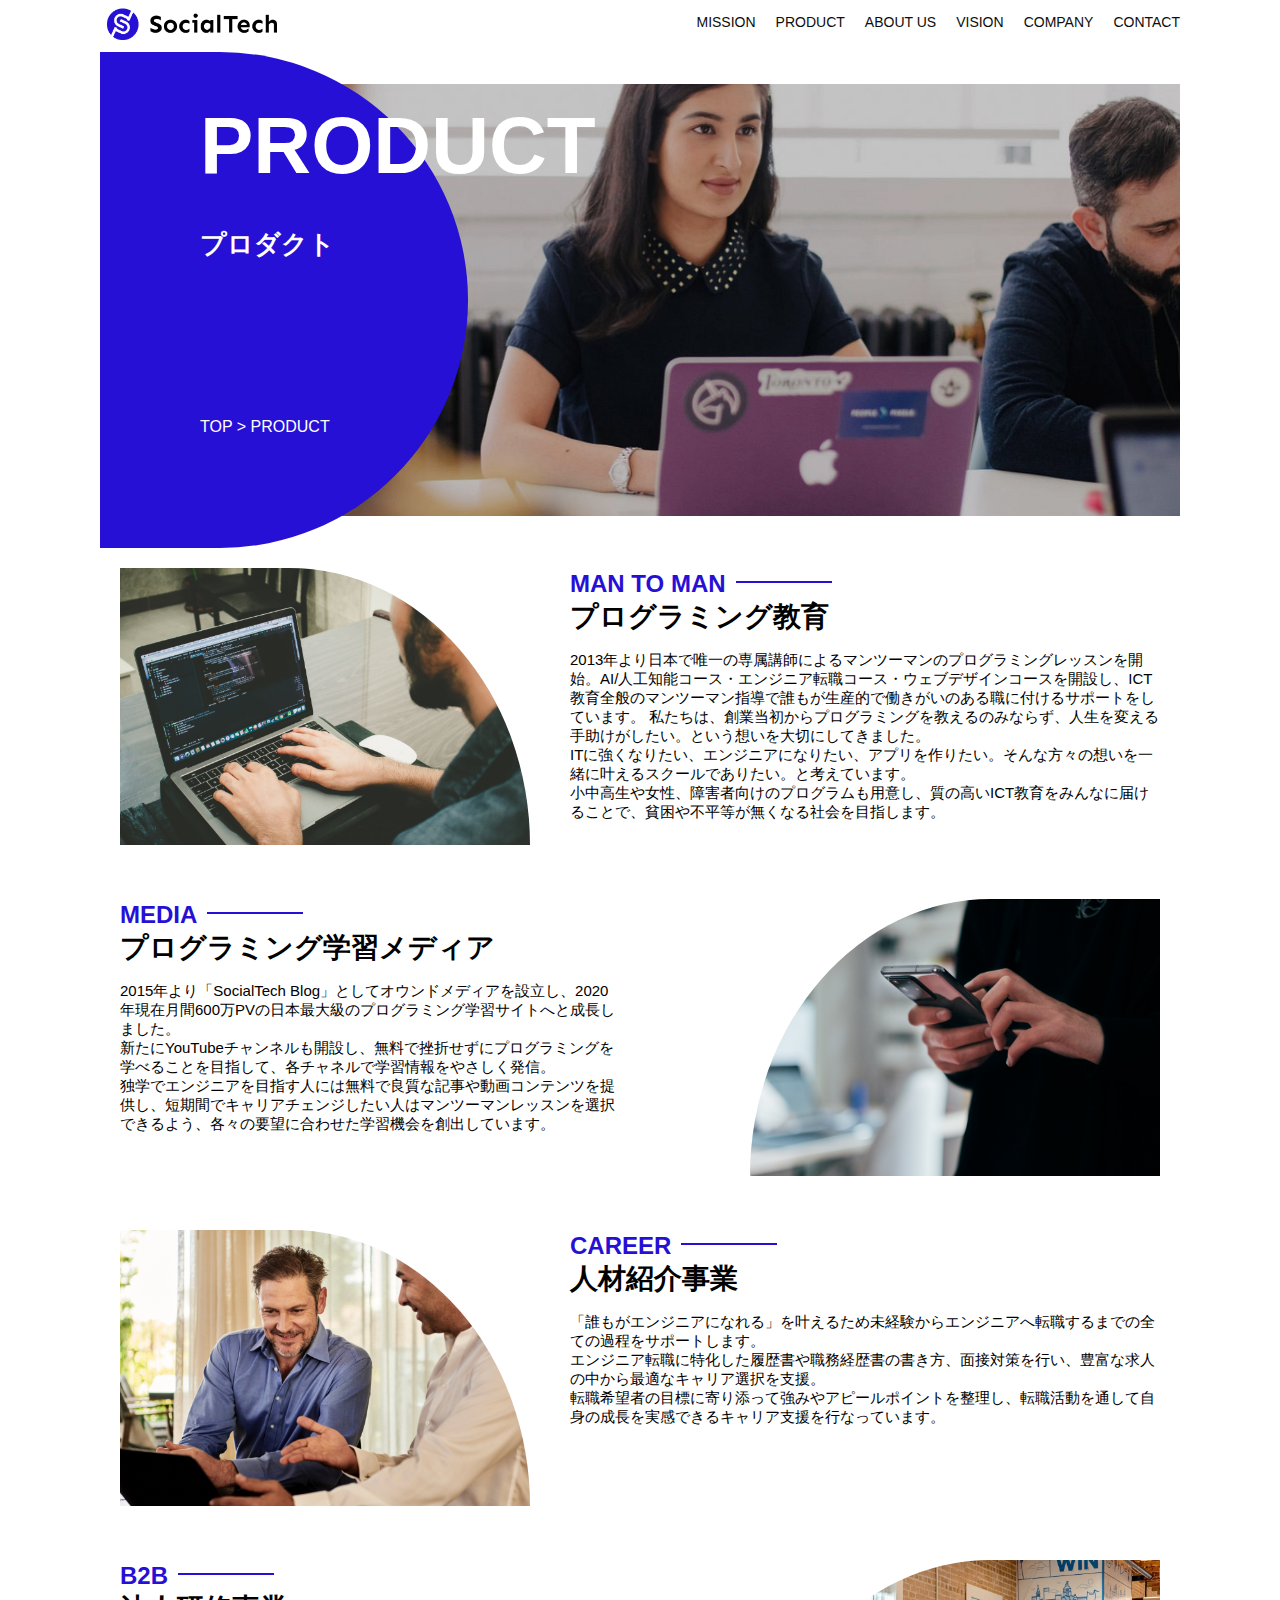
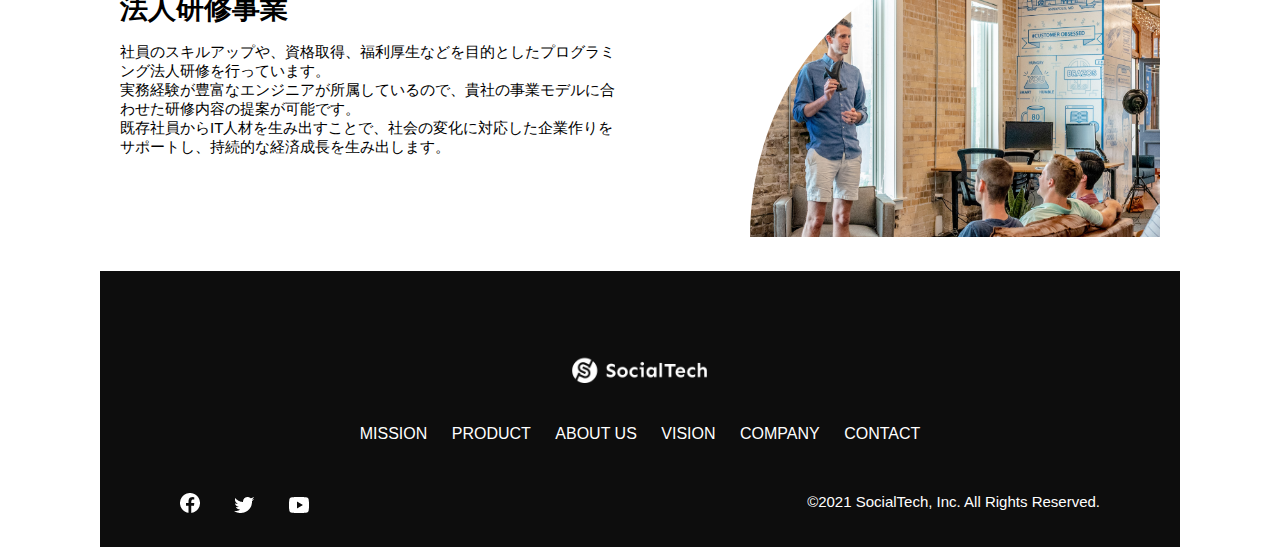
<file: kadai_tutorial_output/product.html>
<!DOCTYPE html>
<html>
  <head>
  <title>SocialTech -PRODUCT プロダクト-</title> 
  <meta charset="UTF-8">
  <meta name="description" content="SocialTechの4つのプロダクトを紹介します">
  <meta name="viewport" content="width=device-width, initial-scale=1.0">
  <link rel="stylesheet" href="style.css">
  </head>
  <body>
    <header>
      <a href="index.html" id="logo">
        <img src="images/logo.png" alt="トップページに戻る">
      </a>
      <nav id="nav-pc">
        <ul>
          <li><a href="mission.html">MISSION</a></li>
          <li><a href="product.html">PRODUCT</a></li>
          <li><a href="index.html#aboutus">ABOUT US</a></li>
          <li><a href="index.html#vision">VISION</a></li>
          <li><a href="index.html#company">COMPANY</a></li>
          <li><a href="index.html#contact">CONTACT</a></li>
        </ul>
      </nav>
      <button id="menu-sp" onclick="document.getElementById('nav-sp').style.display = 'block'">
        <img src="images/button-menu.png" alt="ナビゲーションを開く">
      </button>
      <div id="nav-sp">
        <button id="close" onclick="document.getElementById('nav-sp').style.display = 'none'">
          <img src="images/button-close.png" alt="ナビゲーションを閉じる">
      </button>
        
        <nav>
          <ul>
            <li>
              <a id="logo-sp" href="index.html" onclick="document.getElementById('nav-sp').style.display = 'none'"><img src="images/logo-sp.png" alt="トップページに戻る"></a> 
            </li>
            <li><a class="menu" href="mission.html" onclick="document.getElementById('nav-sp').style.display = 'none'">MISSION</a></li>
            <li><a class="menu" href="product.html" onclick="document.getElementById('nav-sp').style.display = 'none'">PRODUCT</a></li>
            <li><a class="menu" href="index.html#aboutus" onclick="document.getElementById('nav-sp').style.display = 'none'">ABOUT US</a></li>
            <li><a class="menu" href="index.html#vision" onclick="document.getElementById('nav-sp').style.display = 'none'">VISION</a></li>
            <li><a class="menu" href="index.html#company" onclick="document.getElementById('nav-sp').style.display = 'none'">COMPANY</a></li>
            <li><a class="menu" href="index.html#contact" onclick="document.getElementById('nav-sp').style.display = 'none'">CONTACT</a></li>
          </ul>
        </nav>

        <div id="sns">
          <a href="https://www.facebook.com/sejuku2013">
            <img src="images/button-facebook.png" alt="Facebookのリンク">
          </a>
          <a href="https://twitter.com/samuraijuku">
            <img src="images/button-twitter.png" alt="Twitterのリンク">
          </a>
          <a href="https://www.youtube.com/channel/UCCFOQO5aDK0xXam4cUQXT8g">
            <img src="images/button-youtube.png" alt="YouTubeのリンク">
          </a>
        </div>
      </div>
    </header>

    <main>
      <article>
        <section id="product-main">
          <div class="product-main-inner">
            <div id="product-title">
              <h1>PRODUCT<br><span>プロダクト</span></h1>
              <p>TOP > PRODUCT</p>
            </div>
          </div>
        </section>

        <section class="product-section product-section-left">
          <div class="product-section-img">
            <img src="images/product/product-mantoman.png" alt="PCでコードを書く男性">
          </div>
          <div class="product-read">
            <h2 class="product-h2">MAN TO MAN</h2>
            <h3 class="product-h3">プログラミング教育</h3>
            <p>
              2013年より日本で唯一の専属講師によるマンツーマンのプログラミングレッスンを開始。AI/人工知能コース・エンジニア転職コース・ウェブデザインコースを開設し、ICT教育全般のマンツーマン指導で誰もが生産的で働きがいのある職に付けるサポートをしています。 私たちは、創業当初からプログラミングを教えるのみならず、人生を変える手助けがしたい。という想いを大切にしてきました。<br>ITに強くなりたい、エンジニアになりたい、アプリを作りたい。そんな方々の想いを一緒に叶えるスクールでありたい。と考えています。<br>小中高生や女性、障害者向けのプログラムも用意し、質の高いICT教育をみんなに届けることで、貧困や不平等が無くなる社会を目指します。
            </p>
          </div>
        </section>

        <section class="product-section product-section-right">
          <div class="product-read">
            <h2 class="product-h2">MEDIA</h2>
            <h3 class="product-h3">プログラミング学習メディア</h3>
            <p>2015年より「SocialTech Blog」としてオウンドメディアを設立し、2020年現在月間600万PVの日本最大級のプログラミング学習サイトへと成長しました。<br>新たにYouTubeチャンネルも開設し、無料で挫折せずにプログラミングを学べることを目指して、各チャネルで学習情報をやさしく発信。<br>独学でエンジニアを目指す人には無料で良質な記事や動画コンテンツを提供し、短期間でキャリアチェンジしたい人はマンツーマンレッスンを選択できるよう、各々の要望に合わせた学習機会を創出しています。</p>
          </div>
          <div class="product-section-img">
            <img src="images/product/product-media.png" alt="スマートフォンを操作する人">
          </div>
        </section>

        <section class="product-section product-section-left">
          <div class="product-section-img">
            <img src="images/product/product-career.png" alt="笑顔で話し合う2人の男性">
          </div>
          <div class="product-read">
            <h2 class="product-h2">CAREER</h2>
            <h3 class="product-h3">人材紹介事業</h3>
            <p>「誰もがエンジニアになれる」を叶えるため未経験からエンジニアへ転職するまでの全ての過程をサポートします。<br>エンジニア転職に特化した履歴書や職務経歴書の書き方、面接対策を行い、豊富な求人の中から最適なキャリア選択を支援。<br>転職希望者の目標に寄り添って強みやアピールポイントを整理し、転職活動を通して自身の成長を実感できるキャリア支援を行なっています。<br></p>
          </div>
        </section>

        <section class="product-section product-section-right">
          <div class="product-read">
            <h2 class="product-h2">B2B</h2>
            <h3 class="product-h3">法人研修事業</h3>
            <p>社員のスキルアップや、資格取得、福利厚生などを目的としたプログラミング法人研修を行っています。<br>実務経験が豊富なエンジニアが所属しているので、貴社の事業モデルに合わせた研修内容の提案が可能です。<br>既存社員からIT人材を生み出すことで、社会の変化に対応した企業作りをサポートし、持続的な経済成長を生み出します。</p>
          </div>
          <div class="product-section-img">
            <img src="images/product/product-b2b.png" alt="講演中の男性とそれを聴く人々">
          </div>
        </section>

     </article>
   </main>

    <footer>
      <div id="footer-logo">
        <img src="images/logo-sp.png" alt="SocialTech">
      </div>
      <div id="footer-link">
        <a href="mission.html">MISSION</a>
        <a href="product.html">PRODUCT</a>
        <a href="index.html#aboutus">ABOUT US</a>
        <a href="index.html#vision">VISION</a>
        <a href="index.html#company">COMPANY</a>
        <a href="index.html#contact">CONTACT</a>
      </div>
       <div id="sns-footer">
        <div class="sns-btns">
          <a href="https://www.facebook.com/sejuku2013"><img src="images/button-facebook.png" alt="Facebookのリンク"></a>
          <a href="https://twitter.com/samuraijuku"><img src="images/button-twitter.png" alt="Twitterのリンク"></a>
          <a href="https://www.youtube.com/channel/UCCFOQO5aDK0xXam4cUQXT8g"><img src="images/button-youtube.png" alt="YouTubeのリンク"></a>
        </div>
        <p id="copyright">&copy;2021 SocialTech, Inc. All Rights Reserved.</p>
       </div>
     </footer>
  
    </body>

</html>
</file>
<file: html-css-kadai_013/style.css>
/* PC、スマホ共通スタイル */
body {
  font-family: "Source Sans Pro", "Hiragino Kaku Gothic ProN", Meiryo, Arial,
    sans-serif;
}

p {
  font-size: 15px;
}

#main-visual>img {
  width: 100%;
}

/*================
PC用のスタイル 
=================*/
@media screen and (min-width: 768px) {
  /* 横幅設定 */
  body {
    max-width: 1080px;
    min-width: 960px;
    margin: 0 auto 0 auto;
  }

  /* ヘッダー */
  header {
    display: flex;
    justify-content: space-between;
  }

  /* ナビゲーションのレイアウト */
  #nav-pc {
    text-align: right;
    font-size: 14px;
    padding-top: 15px;
  }

  /* ナビゲーションのリンクの装飾設定 */
  #nav-pc>a {
    text-decoration: none;
    margin-left: 20px;
  }

  #nav-pc>a:link {
    color: #0d0d0d;
  }

  #nav-pc>a:visited {
    color: #0d0d0d;
  }

  #nav-pc>a:hover {
    color: #0d0d0d;
    text-decoration: underline;
  }

  #nav-pc>a:active {
    color: #0d0d0d;
  }

  #menu-sp {
    display: none;
  }

  #nav-sp {
    display: none;
  }
}

/*================
SP用のスタイル 
=================*/
@media screen and (max-width:767px) {
  body {
    min-width: 375px;
    margin: 0;
  }
  
  #nav-pc {
    display: none;
  }

  #menu-sp {
    float: right;
    padding: 0;
  }

  #nav-sp {
    background-color: #ce933e;
    position: absolute;
    left: 0;
    top: 0;
    height: 100%;
    width: 100%;
    display: none;
    z-index: 100;
  }

  #nav-sp ul {
    padding: 0;
  }

  #nav-sp li {
    list-style: none;
  }

  #close {
    position: absolute;
    top: 20px;
    right: 20px;
  }

  #logo-sp {
    margin: 80px 0px 30px 20px;
  }

  #nav-sp a {
    display: block;
  }

  #nav-sp a:link  {
    color: #ffffff;
  }

  #nav-sp a:visited {
    color: #ffffff;
  }

  #nav-sp a:hover {
    text-decoration: underline;
  }

  #nav-sp a:active {
    color: #ffffff;
  }
  #nav-sp .menu {
    text-decoration: none;
    display: block;
    margin: 0 20px 0 20px;
    height: 44px;
    font-size: 16px;
    background-image: url(images/arrow.png);
    background-repeat: no-repeat;
    background-position: right top;
  }
}
</file>
<file: kadai_tutorial_output/style.css>
/* PC、スマホ共通スタイル　*/
* {
  box-sizing: border-box;
}

p {
  font-size: 15px;
}

body {
  max-width: 1080px;
  margin: 0 auto 0 auto;
  font-family: "Source Sans Pro", "Hiragino Kaku Gothic ProN", Meiryo, Arial, sans-serif;
}

header {
  display: flex;
  justify-content: space-between;
}
#nav-pc {
  font-size: 14px;
}
#nav-pc ul {
  display: flex;
  padding-left: 0;
}
#nav-pc li {
  list-style:  none;
}
#nav-pc a {
  text-decoration: none;
  margin-left: 20px;
 color: #0d0d0d;
}
#nav-pc a:hover {
  text-decoration: underline;
}

#nav-sp,
#menu-sp {
  display: none;
}

#main-visual {
  position: relative;
  height: 400px;
}
#main-message {
  position: absolute;
  top: 0;
  left: 0;
  background-color: #2710d5;
  color: #ffffff;
  border-radius: 0 0 476px 0;
  max-width: 620px;
  height: 100%;
  width: 100%;
  z-index: 11;
}

#main-message > h1 {
  font-size: 60px;
  margin: 100px 0 0 50px; 
}
#main-message > p {
  font-size:  28px;
  margin:  0 0 0 50px;
}
#main-visual > img {
  max-width: 620px;
  border-radius: 476px 0 0 0;
  position: absolute;
  top: 0;
  right: 0;
  z-index: 10;
}
h2 {
  margin: 40px 0 0 0;
}
h2::after {
  content: url(images/line.png);
  margin-left: 10px;
}
h3 {
  font-size: 27px;
}
#mission {
  margin: 80px auto 80px auto;
}
#mission-flex {
  display: flex;
}
#mission-flex > div {
  width: 50%;
  margin: 20px;
}
#mission-photo {
  width: 100%;
}
#s2dgs {
  margin-top: 50px;
  width: 100%;
}
#product {
  background-color: #fafafa;
  margin: 80px 0 80px 0;
  padding: 10px 40px 0px 40px;
}
#product .product-flex {
  margin-top: 40px;
  display: flex;
}

#product-left {
  width: 50%;
  margin-right: 20px;
}

#product-right {
  width: 50%;
  margin-left: 20px;
  margin-top: 80px;
}

#product-left > div {
  position: relative;
  height: 480px;
  margin-right: 20px;
}
#product-right > div {
  position: relative;
  height: 480px;
  margin-left: 20px;
}
.product-photo {
  width: 100%;
}

.product-explain {
  background-color: #ffffff;
  position: absolute;
  left: 0;
  bottom: 50px;
  margin: 0 40px 0 40px;
  padding: 20px;
  box-shadow: 5px 5px 10px rgba(0, 0, 0, 0.05);
}

.product-explain >span {
  color: #2710d5;
  font-weight: bold;
  font-size: 16px;
  margin: 0;
}

.product-explain > h3 {
  margin: 5px 0 5px 0;
}
.product-explain > p {
  font-size: 14px;
  margin: 0;
}

#product-more {
  text-align: center;
}

#product-more a {
  position: relative;
  bottom: -42px;
}

#aboutus {
  margin: 80px auto 80px auto;
}

#aboutus > div {
  display: flex;
}

.culture-img {
  width: 50%;
  align-self: flex-start;
}

.culture-img2 {
  margin-top: 50px;
  width: 100%;
}

.culture-table {
  margin-right: 50px;
}

.culture-num {
  font-size: 80px;
  color: #2710d5;
  padding: 0 20px 0 0;
}

.culture-table th {
  text-align: left;
  font-size: 28px;
  font-weight: bold;
}

.culture-en {
  color: #2710d5;
  font-size: 24px;
}

.culture-description {
  margin: 0;
}

#vision {
  margin: 80px auto 80px auto;
}


#vision > div {
  display: flex;
  justify-content: space-between;
  flex-wrap: wrap;
}

.vision-box {
  width: 300px;
  height: 300px;
  margin-bottom: 30px;
  position: relative;
}
.vision-box > img {
  width: 100%;
  position: relative;
  z-index: 30;
}

.vision-box > div {
  position: absolute;
  top: 0;
  left: 0;
  z-index: 31;
  margin-right: 20px;
}

.vision-box > div > h4 {
  color: #2710d5;
  font-size: 19px;
  margin: 80px 0 0 0;
} 

.vision-box > div > h4::first-letter {
  font-size: 40px;
}

.vision-box > div > h5 {
  font-size: 20px;
  margin: 0 0 0 0;
}

.vision-box > div > p {
  margin: 10px 0 0 0;
}

#company {
  margin: 80px auto 80px auto;
}

#company-table {
  width: 100%;
}

.tableheader {
  text-align: left;
  padding: 20px;
  border-bottom-color: #2710d5;
  border-bottom-width: 1px;
  border-bottom-style: solid;
  width: 100px;
}

.tableheader-first {
  border-top-color: #2710d5;
  border-top-width: 1px;
  border-top-style: solid;
}

.cell {
  padding: 30px;
  border-bottom-color: #ececec;
  border-bottom-width: 1px;
  border-bottom-style: solid;
}

.cell-first {
  border-top-color: #ececec;
  border-top-width: 1px;
  border-top-style: solid;
}
#company >iframe {
  width: 100%;
  height: 368px;
  margin-top: 40px;
}

#contact {
  margin: 80px auto 80px auto;
}

#contact > form > div {
  display: flex;
  flex-direction: row;
  flex-wrap: wrap;
  padding-bottom: 30px;
}

.contact-heading {
  width: 240px;
  align-self: center;
}

.contact-label {
  font-weight: bold;
}

.contact-span {
  color: #ce2222;
  margin: 0 0 0 20px;
  font-weight: bold;
}

.contact-textbox {
  border-top: 0px;
  border-left: 0px;
  border-right: 0px;
  border-bottom-width: 1px;
  border-bottom-color: #707070;
  border-style: solid;
  background-color: #fafafa;
  width: 400px;
  height: 56px;
}

.contact-textarea {
  border-top: 0px;
  border-left: 0px;
  border-right: 0px;
  border-bottom-width: 1px;
  border-bottom-color: #707070;
  background-color: #fafafa;
  width: 400px;
  height: 200px;
}

#contact dt {
  font-weight: bold;
}

#contact dd {
  margin: 0 0 16px 0;
}

#contact dd p {
  margin: 0;
}

#contact dd ul {
  padding-left: 0;
}

#contact dd li {
  margin-bottom: 0;
  list-style: none;
}

footer {
  background-color: #0d0d0d;
  text-align: center;
 padding: 80px 80px 30px 80px;
}

#footer-logo {
  margin-bottom: 30px;
}

#footer-link {
  margin-bottom: 50px;
}

#footer-link > a {
  text-decoration: none;
  margin: 10px;
  color: #ffffff;
}

#footer-link > a:hover {
  text-decoration: underline;
}

#sns-footer {
  display: flex;
  justify-content: space-between;
  text-align: left;
}

#sns-footer a {
  margin-right: 30px;
}

#copyright {
  color: #ffffff;
  margin: 0;
}

.mission-main-inner {
  background-image: url("images/mission/mission-main.png");
  background-repeat: no-repeat;
  background-position-y: center;
}

#mission-title {
  background-color: #2710d5;
  width: 368px;
  color: #ffffff;
  height: 496px;
  border-radius: 0 248px 248px 0;
  position: relative;
}

#mission-title h1 {
  position: absolute;
  top: 0;
  left: 100px;
  font-size: 80px;
  line-height: 1;
}

#mission-title h1 span {
  font-size: 26px;
}

#mission-title > p {
  position: absolute;
  top: 350px;
  left: 100px;
  font-size: 16px;
}

#mission-s2dgs {
  padding: 20px;
}

.mission-h2 {
  color: #2710d5;
  font-size: 40px;
}

.mission-h2::after {
  content: none;
}

#mission-five-goals {
  padding: 20px;
  display: flex;
}

#mission-five-goals .five-goals-image {
  width: 30%;
  padding: 20px;
}

#mission-five-goals .five-goals-image img {
  width: 100%;
}

#mission-five-goals .five-goals-read {
  width: 70%;
  padding: 20px;
}

#mission-five-goals .five-goals-read > div {
  margin-bottom: 40px;
}

.fivegoals-image-right {
  float: right;
  margin: 20px;
}

.fivegoals-image-left {
  float: left;
  margin: 20px;
}

.fivegoals-number {
  color: #2710d5;
  font-size: 48px;
  font-weight: bold;
  margin: 0;
}

.fivegoals-h3 {
  font-size: 28px;
  margin: 0;
}

.fivegoals-p {
  margin: 0;
}

.product-main-inner {
  background-image: url("images/product/product-main.png");
  background-repeat: no-repeat;
  background-position-y: center;
}

#product-title {
  background-color: #2710d5;
  width: 368px;
  color: #ffffff;
  height: 496px;
  border-radius: 0 248px 248px 0;
  position: relative;
}

#product-title h1 {
  position: absolute;
  top: 0;
  left: 100px;
  font-size: 80px;
  line-height: 1;
}

#product-title h1 span {
  font-size: 26px;
}

#product-title > p {
  position: absolute;
  top: 350px;
  left: 100px;
  font-size: 16px;
}

.product-section {
  display: flex;
  padding: 20px 20px 0;
}

.product-section .product-section-img {
  width: 450px;
}

.product-section-left .product-section-img img {
  width: 100%;
  padding: 0 40px 30px 0;
  border-radius: 0 432px 0 0;
}

.product-section-left .product-read {
  width: 50%;
  flex-grow: 1;
}

.product-section-left .product-read p {
  margin-bottom: 0;
}

.product-section-right {
  justify-content: space-between;
}

.product-section-right .product-section-img img {
  width: 100%;
  padding: 0 0 30px 40px;
  border-radius: 432px 0 0 0;
}

.product-section-right .product-read {
  width: 500px;
}

.product-h2 {
  color: #2710d5;
  font-size: 24px;
  margin: 0;
}

.product-h3 {
  font-size: 28px;
  margin: 0;
}

@media screen and (max-width: 767px) {
#nav-pc {
    display: none;
  }

#menu-sp {
  display: block;
  background-color: transparent;
  float: right;
  padding: 0;
  border: none;
}

#nav-sp {
  background-color: #2710d5;
  position: fixed;
  top: 0;
  left: 0;
  width: 100%;
  height: 100%;
  display: none;
  z-index: 100;
}

#close {
  position: absolute;
  top: 20px;
  right: 20px;
  background-color: transparent;
  border: none;
}

#nav-sp nav ul {
  padding-left: 0;
}

#nav-sp nav li {
  list-style: none;
}

#logo-sp {
  margin: 80px 0 30px 20px;
}

#nav-sp nav a {
  display: block;
color: #ffffff;
}

#nav-sp nav a:hover {
  text-decoration: underline;
}

#nav-sp .menu {
  text-decoration: none;
  margin: 0 20px 0 20px;
  height: 44px;
  font-size: 16px;
  background-image: url("images/arrow.png");
  background-repeat: no-repeat;
  background-position: right top;
}

#sns {
  position: absolute;
  bottom: 20px;
  left: 20px;
}

#sns > a {
  margin-right: 30px;
}

#main-visual {
  position: relative;
  height: 470px;
}

#main-visual > div {
  text-align: center;
  height: 280px;
}

#main-visual  h1{
  font-size: 28px;
  margin: 90px 0 0 0;
}

#main-visual > div > p {
  margin: 0;
  font-size: 15px;
}

#main-visual > img {
  width: 100%;
  border-radius: 476px;
  top: auto;
  bottom: 0;
}

h2 {
  margin: 15px 0 15px 0;
}

h3 {
  font-size: 24px;
  margin: 10px 0 0 0;
}

#mission {
  margin: 20px 0 20px 0;
  padding: 0 20px 0 20px;
}

#mission-flex {
  flex-direction: column;
}

#mission-flex > div {
  width: 100%;
  margin: 0;
}

#product {
  margin: 0;
  padding: 10px 20px 0 20px;
}

#product .product-flex {
  flex-direction: column;
  margin-top: 0;
}

#product-left,
#product-right {
  width: 100%;
  margin: 0;
}

#product-left > div,
#product-right > div {
  height: auto;
  margin: 0;
}

.product-explain {
  position: relative;
  margin: 0;
}

.product-explain > h3 {
  margin: 10px 0 10px 0;
  font-size: 24px;
}

#product-more {
  text-align: left;
}

#aboutus {
  margin: 80px 20px 80px 20px;
}

#aboutus > div {
  flex-direction: column;
}

.culture-table th {
  font-size: 16px;
}

.culture-table {
  margin-right: 0;
  padding-right: 20px;
  order: 2;
}

.culture-img {
  width: 100%;
  order: 1;
}

.culture-img2 {
  margin-top: 0;
}

.culture-num {
  padding: 0;
}

.culture-description {
  margin: 0;
}
#vision {
  margin: 80px 20px 80px 20px;
}

.vision-box > img {
  position: absolute;
  top: 0;
  left: 0;
}

.vision-box > div > h4 {
  margin: 60px 0 0 0;
}

#company {
  margin: 0 20px 0 20px;
}
#company > h3 {
  margin-bottom: 20px;
}

.tableheader {
  width: 50px;
}

.cell {
  padding: 20px;
}

#company > iframe {
  height: 240px;
}

#contact {
  margin: 80px 20px 80px 20px;
}

#contact > h3 {
  margin-bottom: 20px;
}

#contact > form > div {
  flex-direction: column;
  margin-bottom: 20px;
}

.contact-heading {
  align-self: auto;
  margin-bottom: 20px;
}

.contact-textbox {
  min-width: 300px;
  width: 100%;
}

.contact-textarea {
  height: 150px;
  width: 100%;
}

.radiobutton {
  margin-bottom: 20px;
}

footer {
  padding: 30px 20px 50px 20px;
  text-align: left;
}

#footer-link > a {
  margin: 0 20px 30px 0;
  display: block;
  background-image: url("images/arrow.png");
  background-repeat: no-repeat;
  background-position: right top;
}

#footer-link > a:hover {
  text-decoration: underline;
}

#sns-footer {
  flex-direction: column;
  justify-content: flex-start;
}

#copyright {
  font-size: 12px;
  margin-top: 30px;
}

#mission-main {
  height: 256px;
  margin-top: 4%;
  position: relative;
}

.mission-main-inner {
  height: 80%;
  background-size: cover;
}

#mission-title {
  width: 136px;
  height: 256px;
  position: absolute;
  top: -10%;
}

#mission-title h1 {
  left: 20px;
  font-size: 40px;
}

#mission-title h1 span {
  font-size: 18px;
}

#mission-title > p {
  top: 180px;
  left: 20px;
  font-size: 13px;
}

.mission-h2 {
  font-size: 38px;
  margin: 0px;
}

.mission-h2::after {
  content: none;
}

#mission-s2dgs > img {
  width: 100%;
}

#mission-five-goals {
  flex-direction: column;
}
#mission-five-goals > div {
  padding: 0;
}

#mission-five-goals .five-goals-image,
#mission-five-goals .five-goals-read {
  width: 100%;
  padding: 0;
}

#mission-five-goals .five-goals-read > div {
  display: flex;
  flex-direction: column;
}

.fivegoals-image-right,
  .fivegoals-image-left {
    align-self: center;
}

#product-main {
  height: 256px;
  margin-top: 4%;
  position: relative;
}

.product-main-inner {
  height: 80%;
  background-size: cover;
}

#product-title {
  width: 136px;
  height: 256px;
  position: absolute;
  top: -10%;
}

#product-title h1 {
  left: 20px;
  font-size: 40px;
}

#product-title h1 span {
  font-size: 18px;
}

#product-title > p {
  top: 180px;
  left: 20px;
  font-size: 13px;
}

.product-section {
  flex-direction: column;
}

.product-section .product-section-img {
  width: 100%;
}

.product-section .product-section-img img {
  width: 100%;
  padding: 0;
}

.product-section-left .product-section-img img {
  border-radius: 0 300px 0 0;
}

.product-section-left .product-read {
  width: 100%;
  flex-grow: 1;
}

.product-section-right .product-section-img img {
  order: 1;
  border-radius: 300px 0 0 0;
}

.product-section-right .product-read {
  order: 2;
  width: 100%;
}

}
</file>
